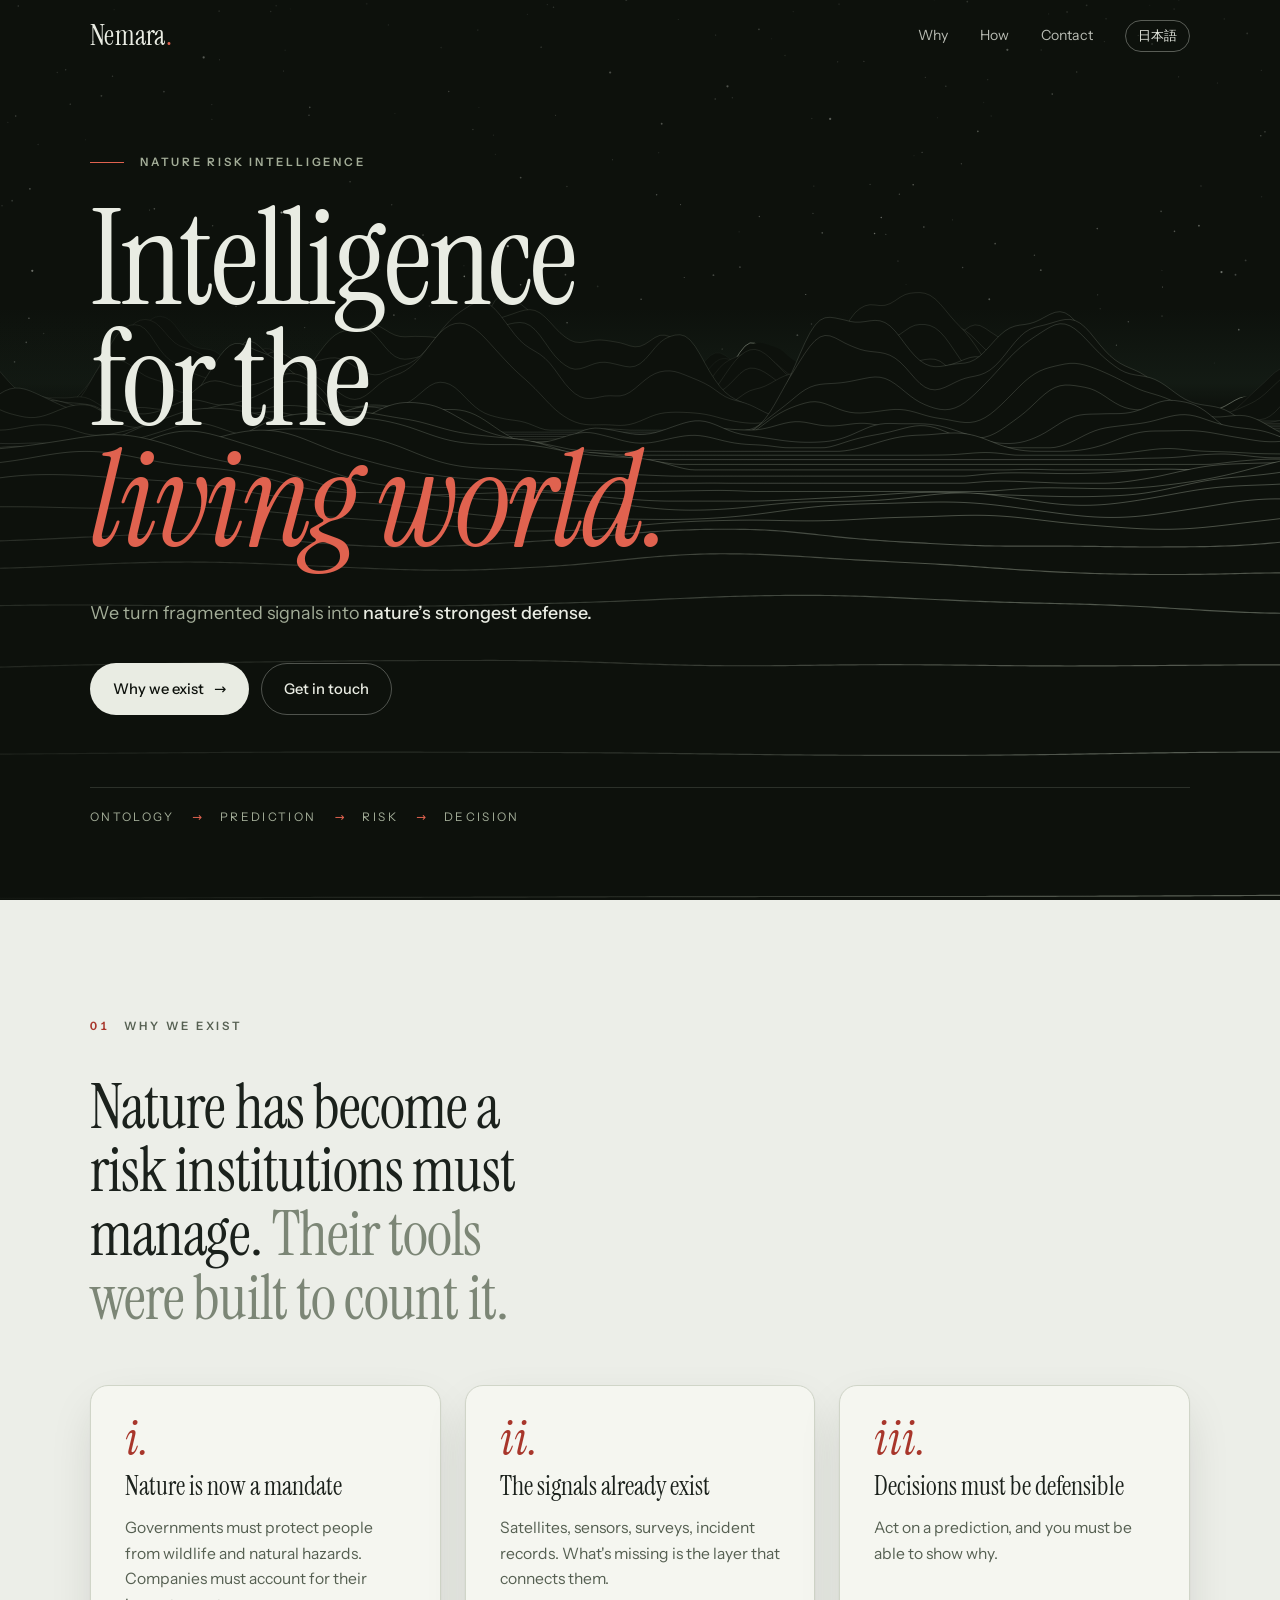
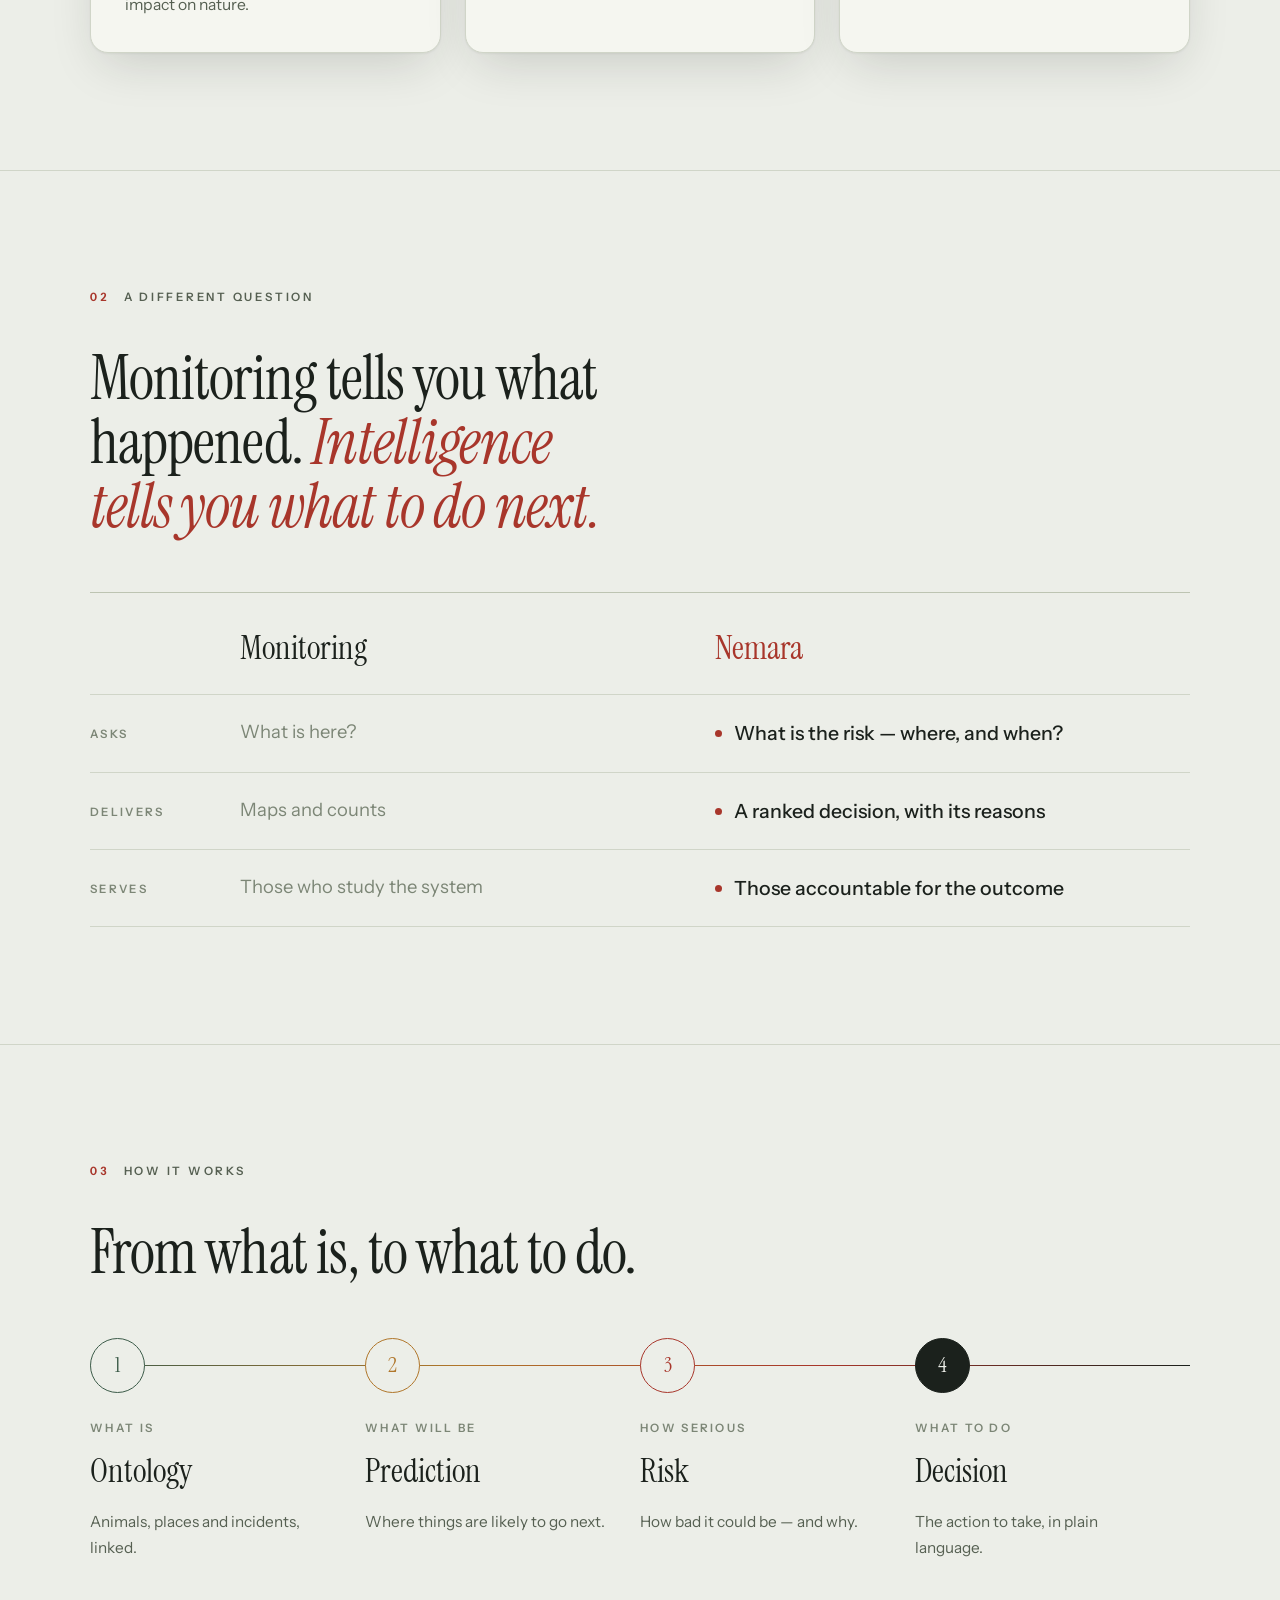
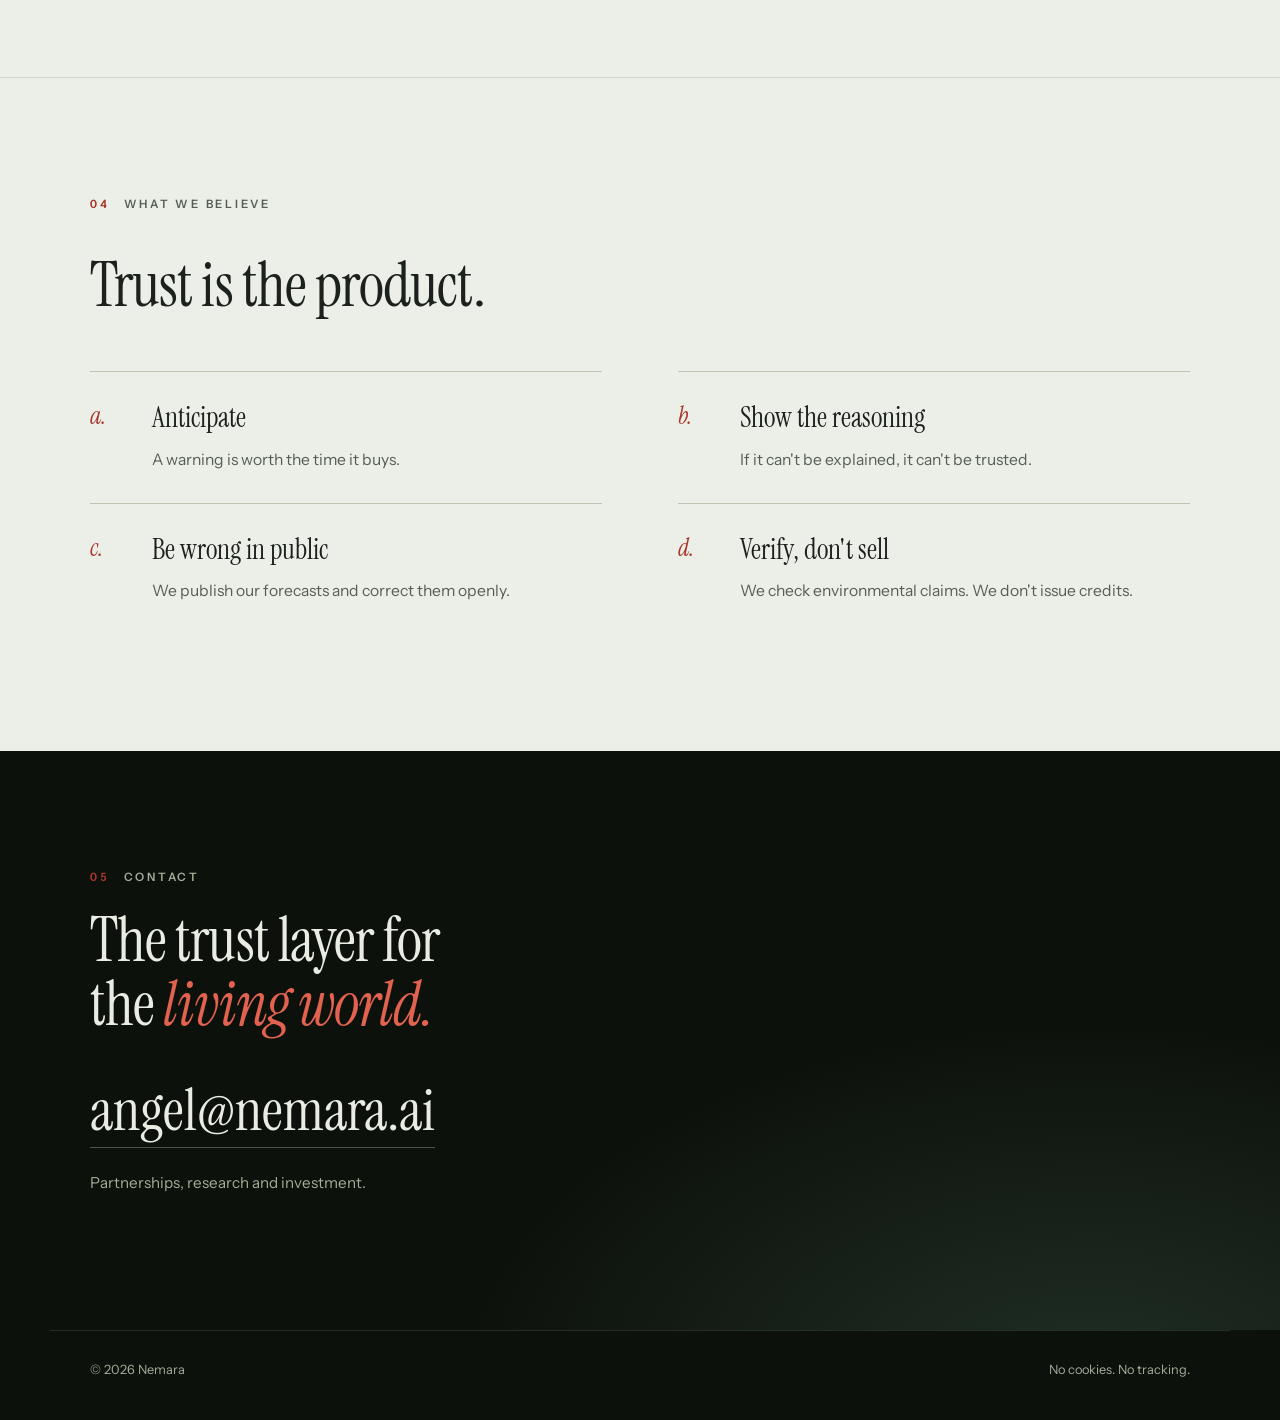
<file: docs/index.html>
<!doctype html>
<html lang="en">
<head>
<meta charset="utf-8">
<meta name="viewport" content="width=device-width, initial-scale=1">
<title>Nemara — Nature Risk Intelligence</title>
<meta name="description" content="Nemara turns fragmented signals into nature’s strongest defense.">
<meta name="theme-color" content="#0D110C">
<link rel="canonical" href="https://nemara.ai/">
<link rel="alternate" hreflang="en" href="https://nemara.ai/">
<link rel="alternate" hreflang="ja" href="https://nemara.ai/ja/">
<link rel="alternate" hreflang="x-default" href="https://nemara.ai/">
<meta property="og:type" content="website">
<meta property="og:site_name" content="Nemara">
<meta property="og:title" content="Nemara — Intelligence for the living world">
<meta property="og:description" content="Turning fragmented signals into nature’s strongest defense.">
<meta property="og:url" content="https://nemara.ai/">
<link rel="icon" href="assets/favicon.svg" type="image/svg+xml">
<link rel="preload" href="assets/fonts/instrument-serif-latin-400-normal.woff2" as="font" type="font/woff2" crossorigin>
<link rel="stylesheet" href="assets/site.css?v=12">
<script src="assets/site.js?v=12"></script>
</head>
<body>
<a class="skip" href="#main">Skip to content</a>

<header class="nav">
  <div class="wrap">
    <a class="wordmark" href="./" aria-label="Nemara, home">Nemara<span>.</span></a>
    <nav class="links" aria-label="Main">
      <a href="#why">Why</a>
      <a href="#how">How</a>
      <a href="#contact">Contact</a>
      <a class="lang" href="ja/" hreflang="ja" lang="ja">日本語</a>
    </nav>
  </div>
</header>

<main id="main">
  <div class="hero">
    <canvas aria-hidden="true"></canvas>
    <div class="wrap">
      <p class="eyebrow">Nature risk intelligence</p>
      <h1>Intelligence for the <em>living world.</em></h1>
      <p class="sub">We turn fragmented signals into <strong>nature’s strongest defense.</strong></p>
      <div class="cta">
        <a class="btn light" href="#why">Why we exist <span class="arr">→</span></a>
        <a class="btn ghost" href="#contact">Get in touch</a>
      </div>
      <div class="chain" aria-label="Ontology, prediction, risk, decision">
        <span>Ontology</span><span>Prediction</span><span>Risk</span><span>Decision</span>
      </div>
    </div>
  </div>

  <section id="why">
    <div class="wrap">
      <div class="head">
        <p class="eyebrow"><span class="no">01</span>Why we exist</p>
        <h2 class="statement reveal">Nature has become a risk institutions must manage. <span class="soft">Their tools were built to count it.</span></h2>
      </div>
      <div class="shifts">
        <article class="shift reveal">
          <span class="ix">i.</span>
          <h3>Nature is now a mandate</h3>
          <p>Governments must protect people from wildlife and natural hazards. Companies must account for their impact on nature.</p>
        </article>
        <article class="shift reveal d1">
          <span class="ix">ii.</span>
          <h3>The signals already exist</h3>
          <p>Satellites, sensors, surveys, incident records. What's missing is the layer that connects them.</p>
        </article>
        <article class="shift reveal d2">
          <span class="ix">iii.</span>
          <h3>Decisions must be defensible</h3>
          <p>Act on a prediction, and you must be able to show why.</p>
        </article>
      </div>
    </div>
  </section>

  <section>
    <div class="wrap">
      <div class="head">
        <p class="eyebrow"><span class="no">02</span>A different question</p>
        <h2 class="statement reveal">Monitoring tells you what happened. <em>Intelligence tells you what to do next.</em></h2>
      </div>
      <div class="versus reveal" role="table" aria-label="Monitoring compared with Nemara">
        <div class="k blank" role="columnheader"></div>
        <div class="colh" role="columnheader">Monitoring</div>
        <div class="colh us" role="columnheader">Nemara</div>

        <div class="k" role="rowheader">Asks</div>
        <div class="old" role="cell">What is here?</div>
        <div class="new" role="cell">What is the risk — where, and when?</div>

        <div class="k" role="rowheader">Delivers</div>
        <div class="old" role="cell">Maps and counts</div>
        <div class="new" role="cell">A ranked decision, with its reasons</div>

        <div class="k" role="rowheader">Serves</div>
        <div class="old" role="cell">Those who study the system</div>
        <div class="new" role="cell">Those accountable for the outcome</div>
      </div>
    </div>
  </section>

  <section id="how">
    <div class="wrap">
      <div class="head">
        <p class="eyebrow"><span class="no">03</span>How it works</p>
        <h2 class="statement reveal">From what is, to what to do.</h2>
      </div>
      <div class="steps">
        <div class="step reveal"><div class="dot">1</div><span class="q">What is</span><h3>Ontology</h3>
          <p>Animals, places and incidents, linked.</p></div>
        <div class="step reveal d1"><div class="dot">2</div><span class="q">What will be</span><h3>Prediction</h3>
          <p>Where things are likely to go next.</p></div>
        <div class="step reveal d2"><div class="dot">3</div><span class="q">How serious</span><h3>Risk</h3>
          <p>How bad it could be — and why.</p></div>
        <div class="step reveal d3"><div class="dot">4</div><span class="q">What to do</span><h3>Decision</h3>
          <p>The action to take, in plain language.</p></div>
      </div>

    </div>
  </section>

  <section>
    <div class="wrap">
      <div class="head">
        <p class="eyebrow"><span class="no">04</span>What we believe</p>
        <h2 class="statement reveal">Trust is the product.</h2>
      </div>
      <div class="beliefs">
        <div class="belief reveal"><span class="ix">a.</span><h3>Anticipate</h3>
          <p>A warning is worth the time it buys.</p></div>
        <div class="belief reveal d1"><span class="ix">b.</span><h3>Show the reasoning</h3>
          <p>If it can't be explained, it can't be trusted.</p></div>
        <div class="belief reveal"><span class="ix">c.</span><h3>Be wrong in public</h3>
          <p>We publish our forecasts and correct them openly.</p></div>
        <div class="belief reveal d1"><span class="ix">d.</span><h3>Verify, don't sell</h3>
          <p>We check environmental claims. We don't issue credits.</p></div>
      </div>
    </div>
  </section>

  <section id="contact" class="closing">
    <div class="wrap">
      <p class="eyebrow"><span class="no">05</span>Contact</p>
      <h2 class="statement reveal" style="margin-top:22px">The trust layer for the <em>living world.</em></h2>
      <a class="mail reveal" href="mailto:angel@nemara.ai">angel@nemara.ai</a>
      <p class="note">Partnerships, research and investment.</p>
    </div>
  </section>
</main>

<footer>
  <div class="wrap">
    <span>© 2026 Nemara</span>
    <span>No cookies. No tracking.</span>
  </div>
</footer>
</body>
</html>
</file>
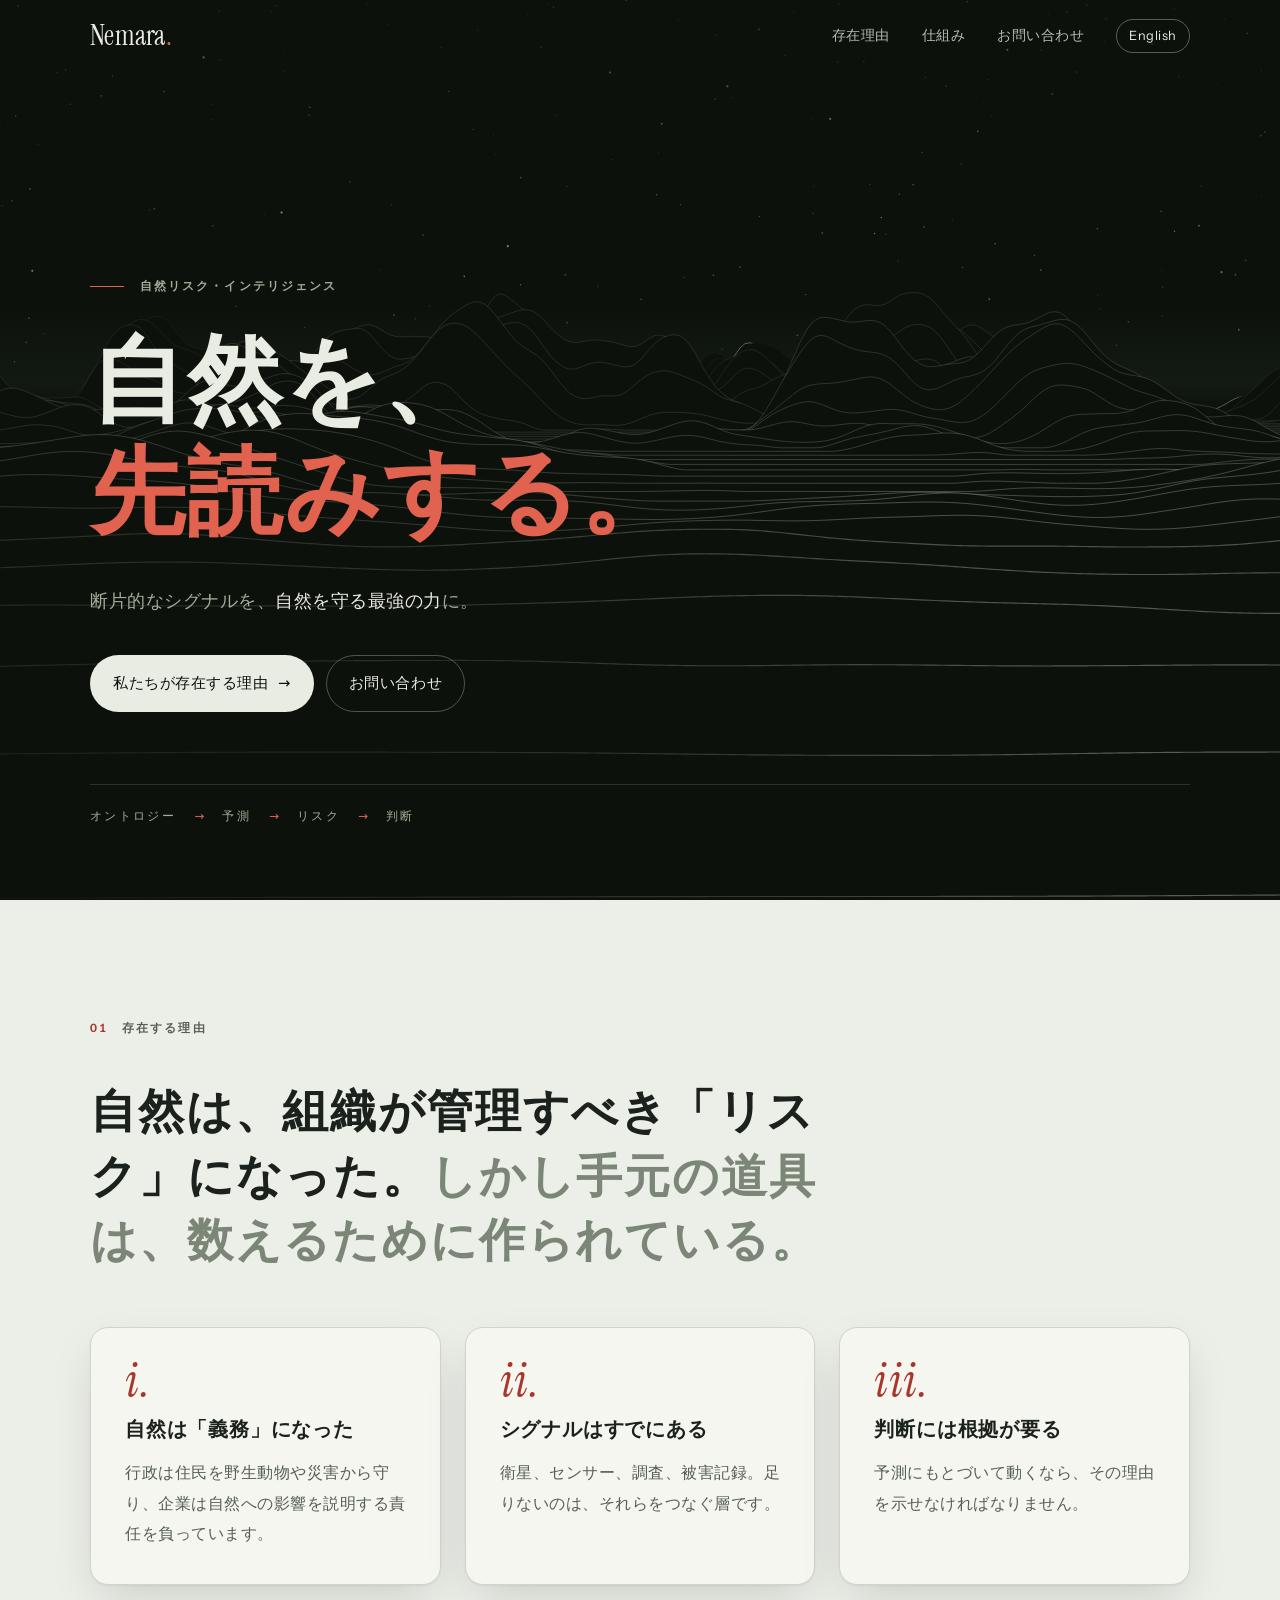
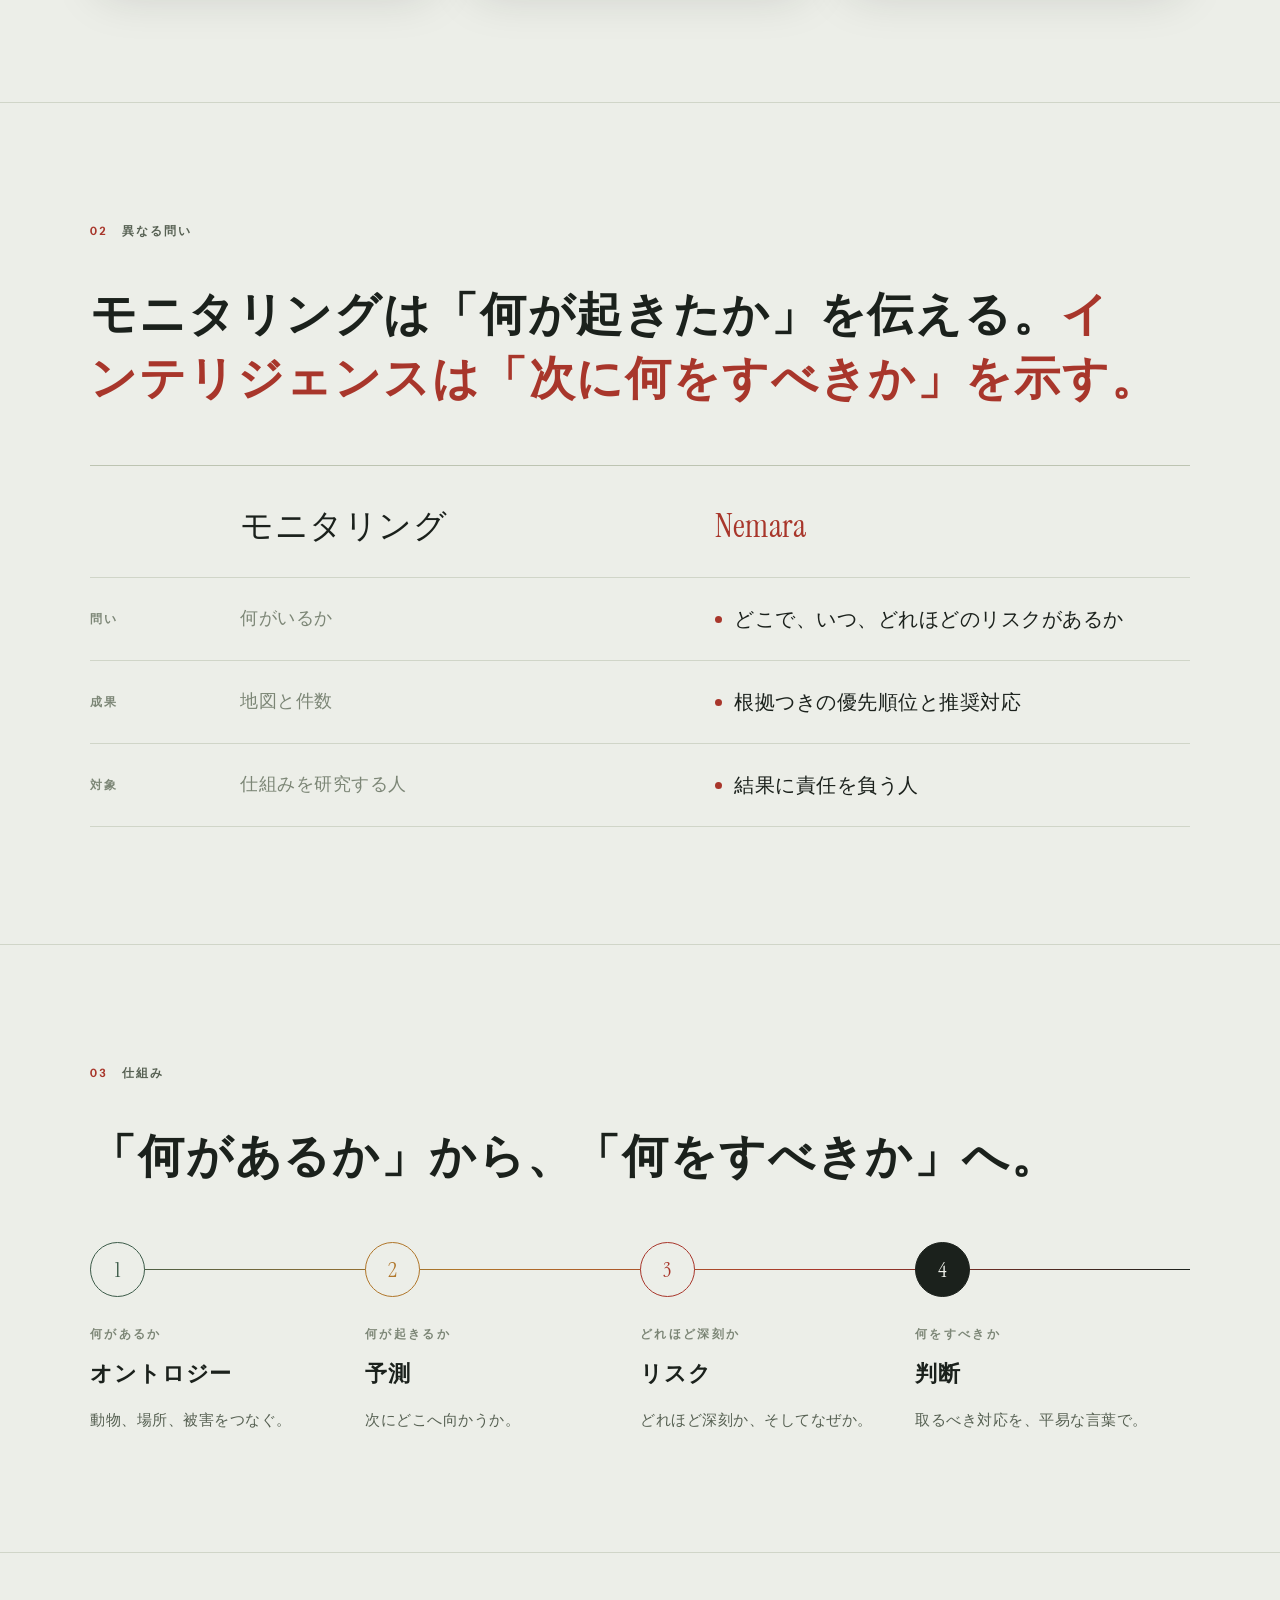
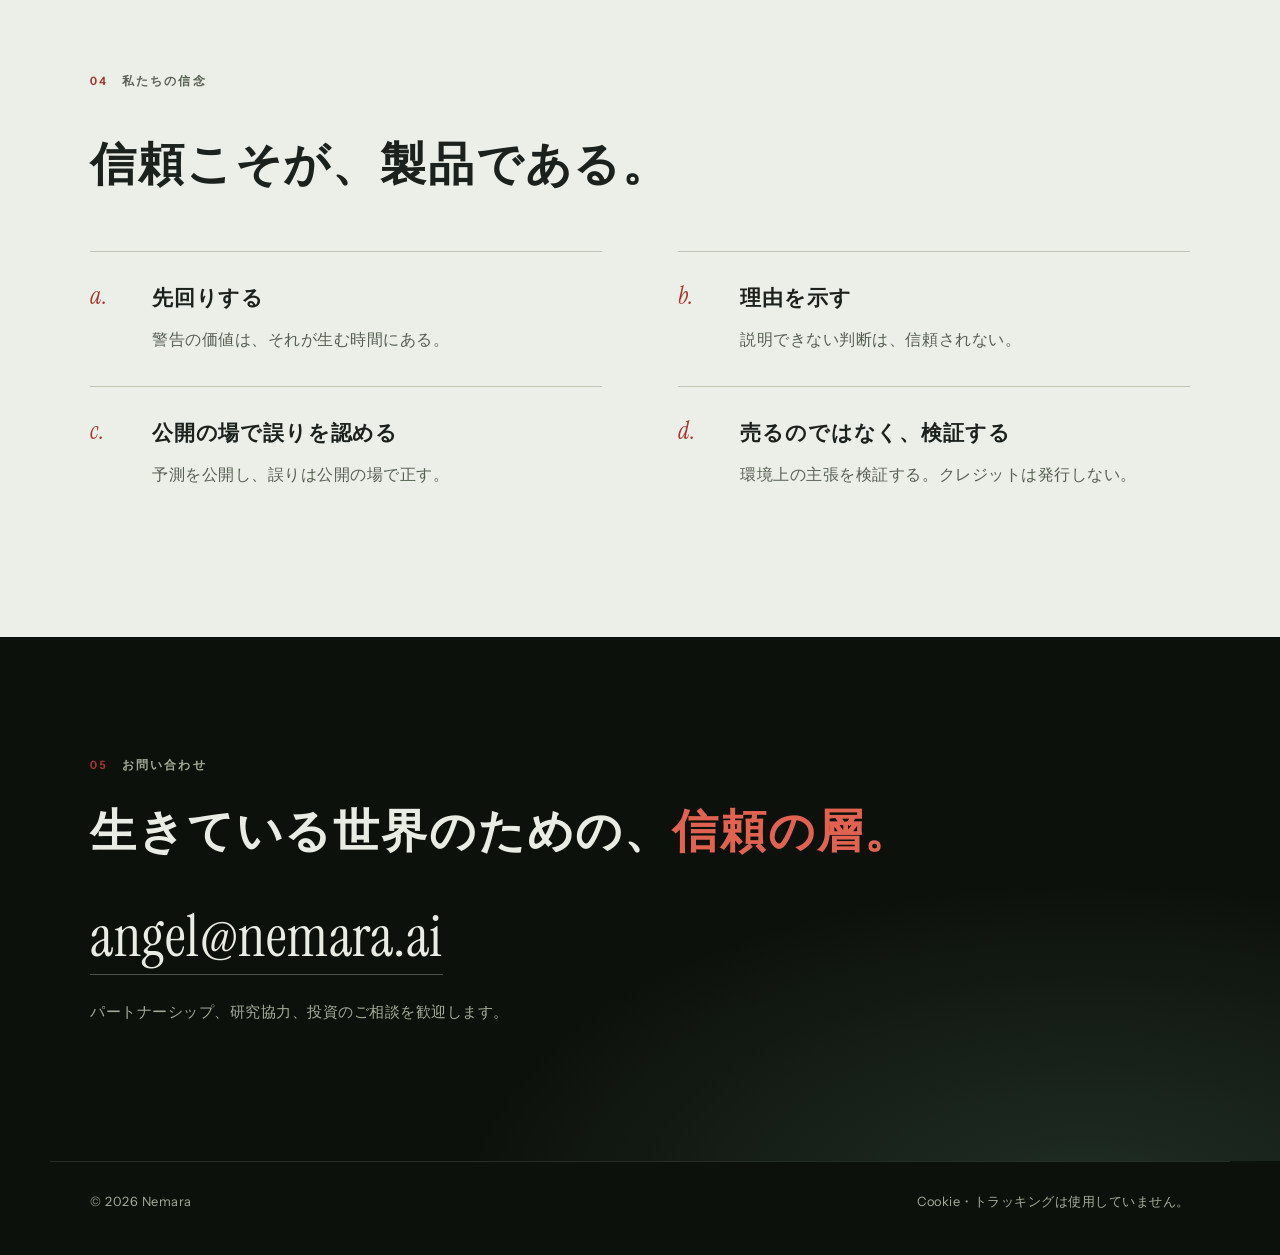
<file: docs/ja/index.html>
<!doctype html>
<html lang="ja">
<head>
<meta charset="utf-8">
<meta name="viewport" content="width=device-width, initial-scale=1">
<title>Nemara — 自然リスク・インテリジェンス</title>
<meta name="description" content="Nemara（ネマラ）は、断片的なシグナルを、自然を守る最強の力に変えます。">
<meta name="theme-color" content="#0D110C">
<link rel="canonical" href="https://nemara.ai/ja/">
<link rel="alternate" hreflang="en" href="https://nemara.ai/">
<link rel="alternate" hreflang="ja" href="https://nemara.ai/ja/">
<link rel="alternate" hreflang="x-default" href="https://nemara.ai/">
<meta property="og:type" content="website">
<meta property="og:site_name" content="Nemara">
<meta property="og:title" content="Nemara — 自然を、先読みする。">
<meta property="og:description" content="断片的なシグナルを、自然を守る最強の力に。">
<meta property="og:url" content="https://nemara.ai/ja/">
<meta property="og:locale" content="ja_JP">
<link rel="icon" href="../assets/favicon.svg" type="image/svg+xml">
<link rel="stylesheet" href="../assets/site.css?v=12">
<script src="../assets/site.js?v=12"></script>
</head>
<body>
<a class="skip" href="#main">本文へ移動</a>

<header class="nav">
  <div class="wrap">
    <a class="wordmark" href="./" aria-label="Nemara ホーム">Nemara<span>.</span></a>
    <nav class="links" aria-label="メイン">
      <a href="#why">存在理由</a>
      <a href="#how">仕組み</a>
      <a href="#contact">お問い合わせ</a>
      <a class="lang" href="../" hreflang="en" lang="en">English</a>
    </nav>
  </div>
</header>

<main id="main">
  <div class="hero">
    <canvas aria-hidden="true"></canvas>
    <div class="wrap">
      <p class="eyebrow">自然リスク・インテリジェンス</p>
      <h1>自然を、<br><em>先読みする。</em></h1>
      <p class="sub">断片的なシグナルを、<strong>自然を守る最強の力</strong>に。</p>
      <div class="cta">
        <a class="btn light" href="#why">私たちが存在する理由 <span class="arr">→</span></a>
        <a class="btn ghost" href="#contact">お問い合わせ</a>
      </div>
      <div class="chain" aria-label="オントロジー、予測、リスク、判断">
        <span>オントロジー</span><span>予測</span><span>リスク</span><span>判断</span>
      </div>
    </div>
  </div>

  <section id="why">
    <div class="wrap">
      <div class="head">
        <p class="eyebrow"><span class="no">01</span>存在する理由</p>
        <h2 class="statement reveal">自然は、組織が管理すべき「リスク」になった。<span class="soft">しかし手元の道具は、数えるために作られている。</span></h2>
      </div>
      <div class="shifts">
        <article class="shift reveal">
          <span class="ix">i.</span>
          <h3>自然は「義務」になった</h3>
          <p>行政は住民を野生動物や災害から守り、企業は自然への影響を説明する責任を負っています。</p>
        </article>
        <article class="shift reveal d1">
          <span class="ix">ii.</span>
          <h3>シグナルはすでにある</h3>
          <p>衛星、センサー、調査、被害記録。足りないのは、それらをつなぐ層です。</p>
        </article>
        <article class="shift reveal d2">
          <span class="ix">iii.</span>
          <h3>判断には根拠が要る</h3>
          <p>予測にもとづいて動くなら、その理由を示せなければなりません。</p>
        </article>
      </div>
    </div>
  </section>

  <section>
    <div class="wrap">
      <div class="head">
        <p class="eyebrow"><span class="no">02</span>異なる問い</p>
        <h2 class="statement reveal">モニタリングは「何が起きたか」を伝える。<em>インテリジェンスは「次に何をすべきか」を示す。</em></h2>
      </div>
      <div class="versus reveal" role="table" aria-label="モニタリングと Nemara の比較">
        <div class="k blank" role="columnheader"></div>
        <div class="colh" role="columnheader">モニタリング</div>
        <div class="colh us" role="columnheader">Nemara</div>

        <div class="k" role="rowheader">問い</div>
        <div class="old" role="cell">何がいるか</div>
        <div class="new" role="cell">どこで、いつ、どれほどのリスクがあるか</div>

        <div class="k" role="rowheader">成果</div>
        <div class="old" role="cell">地図と件数</div>
        <div class="new" role="cell">根拠つきの優先順位と推奨対応</div>

        <div class="k" role="rowheader">対象</div>
        <div class="old" role="cell">仕組みを研究する人</div>
        <div class="new" role="cell">結果に責任を負う人</div>
      </div>
    </div>
  </section>

  <section id="how">
    <div class="wrap">
      <div class="head">
        <p class="eyebrow"><span class="no">03</span>仕組み</p>
        <h2 class="statement reveal">「何があるか」から、「何をすべきか」へ。</h2>
      </div>
      <div class="steps">
        <div class="step reveal"><div class="dot">1</div><span class="q">何があるか</span><h3>オントロジー</h3>
          <p>動物、場所、被害をつなぐ。</p></div>
        <div class="step reveal d1"><div class="dot">2</div><span class="q">何が起きるか</span><h3>予測</h3>
          <p>次にどこへ向かうか。</p></div>
        <div class="step reveal d2"><div class="dot">3</div><span class="q">どれほど深刻か</span><h3>リスク</h3>
          <p>どれほど深刻か、そしてなぜか。</p></div>
        <div class="step reveal d3"><div class="dot">4</div><span class="q">何をすべきか</span><h3>判断</h3>
          <p>取るべき対応を、平易な言葉で。</p></div>
      </div>

    </div>
  </section>

  <section>
    <div class="wrap">
      <div class="head">
        <p class="eyebrow"><span class="no">04</span>私たちの信念</p>
        <h2 class="statement reveal">信頼こそが、製品である。</h2>
      </div>
      <div class="beliefs">
        <div class="belief reveal"><span class="ix">a.</span><h3>先回りする</h3>
          <p>警告の価値は、それが生む時間にある。</p></div>
        <div class="belief reveal d1"><span class="ix">b.</span><h3>理由を示す</h3>
          <p>説明できない判断は、信頼されない。</p></div>
        <div class="belief reveal"><span class="ix">c.</span><h3>公開の場で誤りを認める</h3>
          <p>予測を公開し、誤りは公開の場で正す。</p></div>
        <div class="belief reveal d1"><span class="ix">d.</span><h3>売るのではなく、検証する</h3>
          <p>環境上の主張を検証する。クレジットは発行しない。</p></div>
      </div>
    </div>
  </section>

  <section id="contact" class="closing">
    <div class="wrap">
      <p class="eyebrow"><span class="no">05</span>お問い合わせ</p>
      <h2 class="statement reveal" style="margin-top:22px">生きている世界のための、<em>信頼の層。</em></h2>
      <a class="mail reveal" href="mailto:angel@nemara.ai">angel@nemara.ai</a>
      <p class="note">パートナーシップ、研究協力、投資のご相談を歓迎します。</p>
    </div>
  </section>
</main>

<footer>
  <div class="wrap">
    <span>© 2026 Nemara</span>
    <span>Cookie・トラッキングは使用していません。</span>
  </div>
</footer>
</body>
</html>
</file>
<file: docs/assets/site.css>
/* Nemara — public site.
   Palette from the Nemara brand system (paper ground, ink, shu vermilion, ochre, pine).
   Fonts are self-hosted (SIL OFL, see fonts/LICENSE): no third-party requests.
   Japanese: Instrument * cover Latin only, so CJK falls through to the named mincho/gothic
   faces. Yu Gothic is always named — unnamed CJK on English Windows renders in a Chinese face. */
@font-face{font-family:'Instrument Serif';src:url(fonts/instrument-serif-latin-400-normal.woff2) format('woff2');
  font-weight:400;font-style:normal;font-display:swap}
@font-face{font-family:'Instrument Serif';src:url(fonts/instrument-serif-latin-400-italic.woff2) format('woff2');
  font-weight:400;font-style:italic;font-display:swap}
@font-face{font-family:'Instrument Sans';src:url(fonts/instrument-sans-latin-wght-normal.woff2) format('woff2');
  font-weight:400 700;font-style:normal;font-display:swap}

:root{
  --display:'Instrument Serif','Iowan Old Style','Palatino Linotype',Georgia,'Yu Mincho','YuMincho','Hiragino Mincho ProN','Noto Serif JP','Yu Gothic',serif;
  --sans:'Instrument Sans','Segoe UI',Roboto,'Helvetica Neue','Yu Gothic','Yu Gothic UI','Hiragino Sans','Noto Sans JP',system-ui,sans-serif;
  --mono:ui-monospace,'SF Mono','Cascadia Code',Consolas,'Yu Gothic',monospace;

  --ground:#ECEEE8;--surface:#F5F6F0;--surface-2:#E3E7DC;--ink:#1B211C;--muted:#566052;--faint:#7C8676;
  --hairline:#D0D5C8;--hairline-strong:#BDC4B2;--critical:#A8362B;--surge:#B0762A;--pine:#3C5B49;
  --shadow:0 1px 2px rgba(27,33,28,.05),0 18px 50px -12px rgba(27,33,28,.18);

  /* The night palette is fixed: hero and closing bands are dark in both themes */
  --night:#0D110C;--night-2:#141A12;--on-night:#E9ECE3;--on-night-muted:#A3AD98;--ember:#E0624F;--amber:#D69A44;
  color-scheme:light dark;
}
@media (prefers-color-scheme: dark){
  :root:not([data-theme="light"]){
    --ground:#10140F;--surface:#161B14;--surface-2:#1E251B;--ink:#E7E9DF;--muted:#9EA794;--faint:#79826E;
    --hairline:#262E22;--hairline-strong:#36402D;--critical:#D9503F;--surge:#D69A44;--pine:#7FA98A;
    --shadow:0 1px 2px rgba(0,0,0,.4),0 18px 50px -12px rgba(0,0,0,.6);
  }
}
:root[data-theme="dark"]{
  --ground:#10140F;--surface:#161B14;--surface-2:#1E251B;--ink:#E7E9DF;--muted:#9EA794;--faint:#79826E;
  --hairline:#262E22;--hairline-strong:#36402D;--critical:#D9503F;--surge:#D69A44;--pine:#7FA98A;
  --shadow:0 1px 2px rgba(0,0,0,.4),0 18px 50px -12px rgba(0,0,0,.6);
}

*{box-sizing:border-box}
html{-webkit-text-size-adjust:100%;scroll-behavior:smooth}
@media (prefers-reduced-motion:reduce){html{scroll-behavior:auto}}
body{margin:0;background:var(--ground);color:var(--ink);font-family:var(--sans);font-size:18px;line-height:1.65;
  -webkit-font-smoothing:antialiased;text-rendering:optimizeLegibility;overflow-x:hidden}
html[lang="ja"] body{font-size:17px;line-height:1.95;letter-spacing:.03em}
a{color:inherit}
p{margin:0 0 1.1rem}
h1,h2,h3{font-family:var(--display);font-weight:400;margin:0;text-wrap:balance}
em{font-style:italic}
html[lang="ja"] h1,html[lang="ja"] h2,html[lang="ja"] h3{font-weight:600;letter-spacing:.04em}
/* Japanese faces have no italic; a synthetic slant looks broken, so emphasis is colour only */
html[lang="ja"] em{font-style:normal}
:focus-visible{outline:2px solid var(--critical);outline-offset:3px;border-radius:2px}
.skip{position:absolute;left:-9999px}
.skip:focus{left:16px;top:12px;z-index:50;background:var(--surface);color:var(--ink);padding:6px 10px}

.wrap{position:relative;z-index:1;max-width:1180px;margin:0 auto;padding:0 clamp(16px,4vw,40px)}
.eyebrow{font-family:var(--sans);font-size:.72rem;font-weight:600;letter-spacing:.24em;text-transform:uppercase;color:var(--muted)}
html[lang="ja"] .eyebrow{letter-spacing:.18em}
.eyebrow .no{color:var(--critical);margin-right:14px;font-variant-numeric:tabular-nums}

/* ---------- Navigation ---------- */
.nav{position:fixed;inset:0 0 auto 0;z-index:20;transition:background .35s ease,border-color .35s ease,color .35s ease;
  border-bottom:1px solid transparent;color:var(--on-night)}
.nav .wrap{display:flex;align-items:center;justify-content:space-between;gap:20px;height:72px}
.nav.solid{background:color-mix(in oklab,var(--ground) 82%,transparent);backdrop-filter:blur(14px) saturate(1.2);
  -webkit-backdrop-filter:blur(14px) saturate(1.2);border-color:var(--hairline);color:var(--ink)}
.wordmark{font-family:'Instrument Serif',Georgia,serif;font-size:1.75rem;line-height:1;text-decoration:none;letter-spacing:.01em}
.wordmark span{color:var(--ember)}
.nav.solid .wordmark span{color:var(--critical)}
.links{display:flex;align-items:center;gap:clamp(14px,2.6vw,32px);font-size:.88rem}
.links a{text-decoration:none;opacity:.78;transition:opacity .2s}
.links a:hover{opacity:1}
.links .lang{opacity:1;border:1px solid currentColor;border-color:color-mix(in oklab,currentColor 35%,transparent);
  padding:4px 12px;border-radius:999px;font-size:.8rem}

/* ---------- Hero ---------- */
.hero{position:relative;min-height:100vh;min-height:100svh;background:var(--night);color:var(--on-night);
  display:flex;align-items:flex-end;overflow:hidden;isolation:isolate}
.hero canvas{position:absolute;inset:0;width:100%;height:100%;z-index:-2}
.hero::after{content:"";position:absolute;inset:0;z-index:-1;pointer-events:none;
  background:
    radial-gradient(120% 90% at 0% 100%, rgba(13,17,12,.92) 0%, rgba(13,17,12,.55) 45%, rgba(13,17,12,0) 75%),
    linear-gradient(to bottom, rgba(13,17,12,.55), rgba(13,17,12,0) 22%)}
.hero .wrap{width:100%;padding-top:120px;padding-bottom:clamp(40px,8vh,88px)}
.hero .eyebrow{color:var(--on-night-muted);display:flex;align-items:center;gap:16px;margin-bottom:clamp(20px,3vh,32px)}
.hero .eyebrow::before{content:"";width:34px;height:1px;background:var(--ember)}
.hero h1{font-size:clamp(3.3rem,10.5vw,9.4rem);line-height:.9;letter-spacing:-.025em;max-width:11ch}
.hero h1 em{color:var(--ember)}
html[lang="ja"] .hero h1{font-size:clamp(2.5rem,7.4vw,6.2rem);line-height:1.18;letter-spacing:.02em;max-width:none}
.hero .sub{max-width:46ch;margin-top:clamp(24px,4vh,40px);color:var(--on-night-muted);font-size:clamp(1rem,1.4vw,1.16rem)}
html[lang="ja"] .hero .sub{max-width:34em}
.hero .sub strong{color:var(--on-night);font-weight:500}
.cta{display:flex;flex-wrap:wrap;gap:12px;margin-top:clamp(26px,4vh,40px)}
.btn{display:inline-flex;align-items:center;gap:10px;padding:13px 22px;border-radius:999px;text-decoration:none;
  font-size:.92rem;font-weight:500;border:1px solid transparent;transition:transform .2s ease,background .2s,border-color .2s,color .2s}
.btn:hover{transform:translateY(-1px)}
.btn.light{background:var(--on-night);color:var(--night)}
.btn.light:hover{background:#fff}
.btn.ghost{border-color:rgba(233,236,227,.3);color:var(--on-night)}
.btn.ghost:hover{border-color:var(--on-night)}
.btn .arr{transition:transform .2s}
.btn:hover .arr{transform:translateX(3px)}
.chain{display:flex;flex-wrap:wrap;gap:6px 0;margin-top:clamp(40px,8vh,84px);padding-top:20px;
  border-top:1px solid rgba(233,236,227,.14);font-size:.74rem;letter-spacing:.2em;text-transform:uppercase;color:var(--on-night-muted)}
.chain span{display:flex;align-items:center}
.chain span + span::before{content:"→";margin:0 18px;color:var(--ember);letter-spacing:0}

/* ---------- Sections ---------- */
section{position:relative;padding:clamp(80px,13vh,150px) 0}
section + section{border-top:1px solid var(--hairline)}
.head{display:grid;grid-template-columns:minmax(0,1fr);gap:22px;margin-bottom:clamp(40px,6vh,64px)}
.statement{font-size:clamp(2.1rem,4.8vw,4.1rem);line-height:1.04;letter-spacing:-.015em;max-width:20ch}
html[lang="ja"] .statement{font-size:clamp(1.7rem,3.6vw,2.9rem);line-height:1.4;max-width:24em}
.statement .soft{color:var(--faint)}
.statement em{color:var(--critical)}
.lead{font-size:clamp(1.05rem,1.5vw,1.2rem);color:var(--muted);max-width:60ch}
html[lang="ja"] .lead{max-width:38em}
.prose{max-width:62ch;color:var(--muted)}
html[lang="ja"] .prose{max-width:38em}
.prose strong{color:var(--ink);font-weight:600}

/* Why — three shifts */
.shifts{display:grid;grid-template-columns:repeat(3,1fr);gap:clamp(16px,2vw,24px);margin-top:clamp(40px,6vh,64px)}
.shift{background:var(--surface);border:1px solid var(--hairline);border-radius:18px;padding:clamp(24px,3vw,34px);
  display:flex;flex-direction:column;gap:14px;box-shadow:var(--shadow)}
.shift .ix{font-family:'Instrument Serif',Georgia,serif;font-size:3rem;line-height:.8;color:var(--critical);font-style:italic}
.shift h3{font-size:1.6rem;line-height:1.1}
html[lang="ja"] .shift h3{font-size:1.25rem;line-height:1.5}
.shift p{color:var(--muted);font-size:.98rem;margin:0}

/* Monitoring vs intelligence */
.versus{display:grid;grid-template-columns:150px 1fr 1fr;border-top:1px solid var(--hairline-strong)}
.versus > div{padding:22px 20px 22px 0;border-bottom:1px solid var(--hairline)}
.versus .k{font-size:.72rem;font-weight:600;letter-spacing:.2em;text-transform:uppercase;color:var(--faint);padding-top:30px}
.versus .colh{font-family:var(--display);font-size:clamp(1.6rem,2.6vw,2.2rem);padding-top:28px;padding-bottom:18px}
.versus .colh.us{color:var(--critical)}
.versus .old{color:var(--faint);font-size:clamp(1rem,1.5vw,1.15rem)}
.versus .new{font-size:clamp(1.05rem,1.6vw,1.22rem);font-weight:500}
.versus .new::before{content:"";display:inline-block;width:7px;height:7px;border-radius:50%;background:var(--critical);
  margin-right:12px;vertical-align:.15em}

/* How — the chain */
.steps{display:grid;grid-template-columns:repeat(4,1fr);gap:0;position:relative;counter-reset:s}
.steps::before{content:"";position:absolute;left:0;right:0;top:27px;height:1px;
  background:linear-gradient(to right,var(--pine),var(--surge),var(--critical),var(--ink))}
.step{padding-right:clamp(16px,2.4vw,32px);position:relative}
.step .dot{width:55px;height:55px;border-radius:50%;background:var(--ground);border:1px solid var(--hairline-strong);
  display:grid;place-items:center;font-family:'Instrument Serif',Georgia,serif;font-size:1.4rem;position:relative;z-index:1}
.step:nth-child(1) .dot{color:var(--pine);border-color:var(--pine)}
.step:nth-child(2) .dot{color:var(--surge);border-color:var(--surge)}
.step:nth-child(3) .dot{color:var(--critical);border-color:var(--critical)}
.step:nth-child(4) .dot{background:var(--ink);color:var(--ground);border-color:var(--ink)}
.step .q{display:block;margin-top:26px;font-size:.72rem;font-weight:600;letter-spacing:.2em;text-transform:uppercase;color:var(--faint)}
.step h3{font-size:clamp(1.7rem,2.6vw,2.2rem);margin:6px 0 10px}
html[lang="ja"] .step h3{font-size:1.4rem}
.step p{color:var(--muted);font-size:.96rem;margin:0}

/* Beliefs */
.beliefs{display:grid;grid-template-columns:1fr 1fr;gap:0 clamp(32px,6vw,90px)}
.belief{padding:30px 0;border-top:1px solid var(--hairline-strong);display:grid;grid-template-columns:52px 1fr;gap:4px 10px}
.belief .ix{font-family:'Instrument Serif',Georgia,serif;font-style:italic;font-size:1.5rem;color:var(--critical);line-height:1.2}
.belief h3{font-size:clamp(1.5rem,2.2vw,1.9rem);line-height:1.15;margin-bottom:8px}
html[lang="ja"] .belief h3{font-size:1.3rem;line-height:1.5}
.belief p{grid-column:2;color:var(--muted);margin:0;font-size:.98rem}

/* Closing */
.closing{background:var(--night);color:var(--on-night);border-top:0;overflow:hidden;isolation:isolate}
.closing::before{content:"";position:absolute;inset:0;z-index:-1;opacity:.9;
  background:
    radial-gradient(70% 90% at 85% 110%, rgba(60,91,73,.45), transparent 70%)}
.closing .statement{color:var(--on-night);max-width:16ch}
html[lang="ja"] .closing .statement{max-width:20em}
.closing .statement em{color:var(--ember)}
.closing .eyebrow{color:var(--on-night-muted)}
.mail{display:inline-block;margin-top:clamp(32px,5vh,52px);font-family:'Instrument Serif',Georgia,serif;
  font-size:clamp(2rem,5vw,3.6rem);line-height:1;text-decoration:none;border-bottom:1px solid rgba(233,236,227,.3);
  padding-bottom:8px;transition:color .2s,border-color .2s}
.mail:hover{color:var(--ember);border-color:var(--ember)}
.closing .note{margin-top:22px;color:var(--on-night-muted);font-size:.95rem;max-width:52ch}

footer{background:var(--night);color:var(--on-night-muted);font-size:.8rem;padding:0 0 40px}
footer .wrap{display:flex;justify-content:space-between;gap:16px;flex-wrap:wrap;padding-top:28px;border-top:1px solid rgba(233,236,227,.12)}
footer a{text-decoration:none}

/* Reveal on scroll (JS-gated, motion-safe) */
@media (prefers-reduced-motion:no-preference){
  .js .reveal{opacity:0;transform:translateY(22px);transition:opacity .9s ease,transform .9s cubic-bezier(.2,.7,.2,1)}
  .js .reveal.in{opacity:1;transform:none}
  .js .reveal.d1{transition-delay:.08s}.js .reveal.d2{transition-delay:.16s}.js .reveal.d3{transition-delay:.24s}
}

@media (max-width:900px){
  .shifts{grid-template-columns:1fr}
  .steps{grid-template-columns:1fr 1fr;row-gap:44px}
  .steps::before{display:none}
  .beliefs{grid-template-columns:1fr}
  .versus{grid-template-columns:1fr 1fr}
  .versus .k{grid-column:1 / -1;padding:18px 0 0;border-bottom:0}
  .versus .blank{display:none}
}
@media (max-width:640px){
  body{font-size:17px}
  .links a:not(.lang){display:none}
  .steps{grid-template-columns:1fr}
  .chain{font-size:.66rem}
  .chain span + span::before{margin:0 10px}
  .belief{grid-template-columns:38px 1fr}
}
</file>
